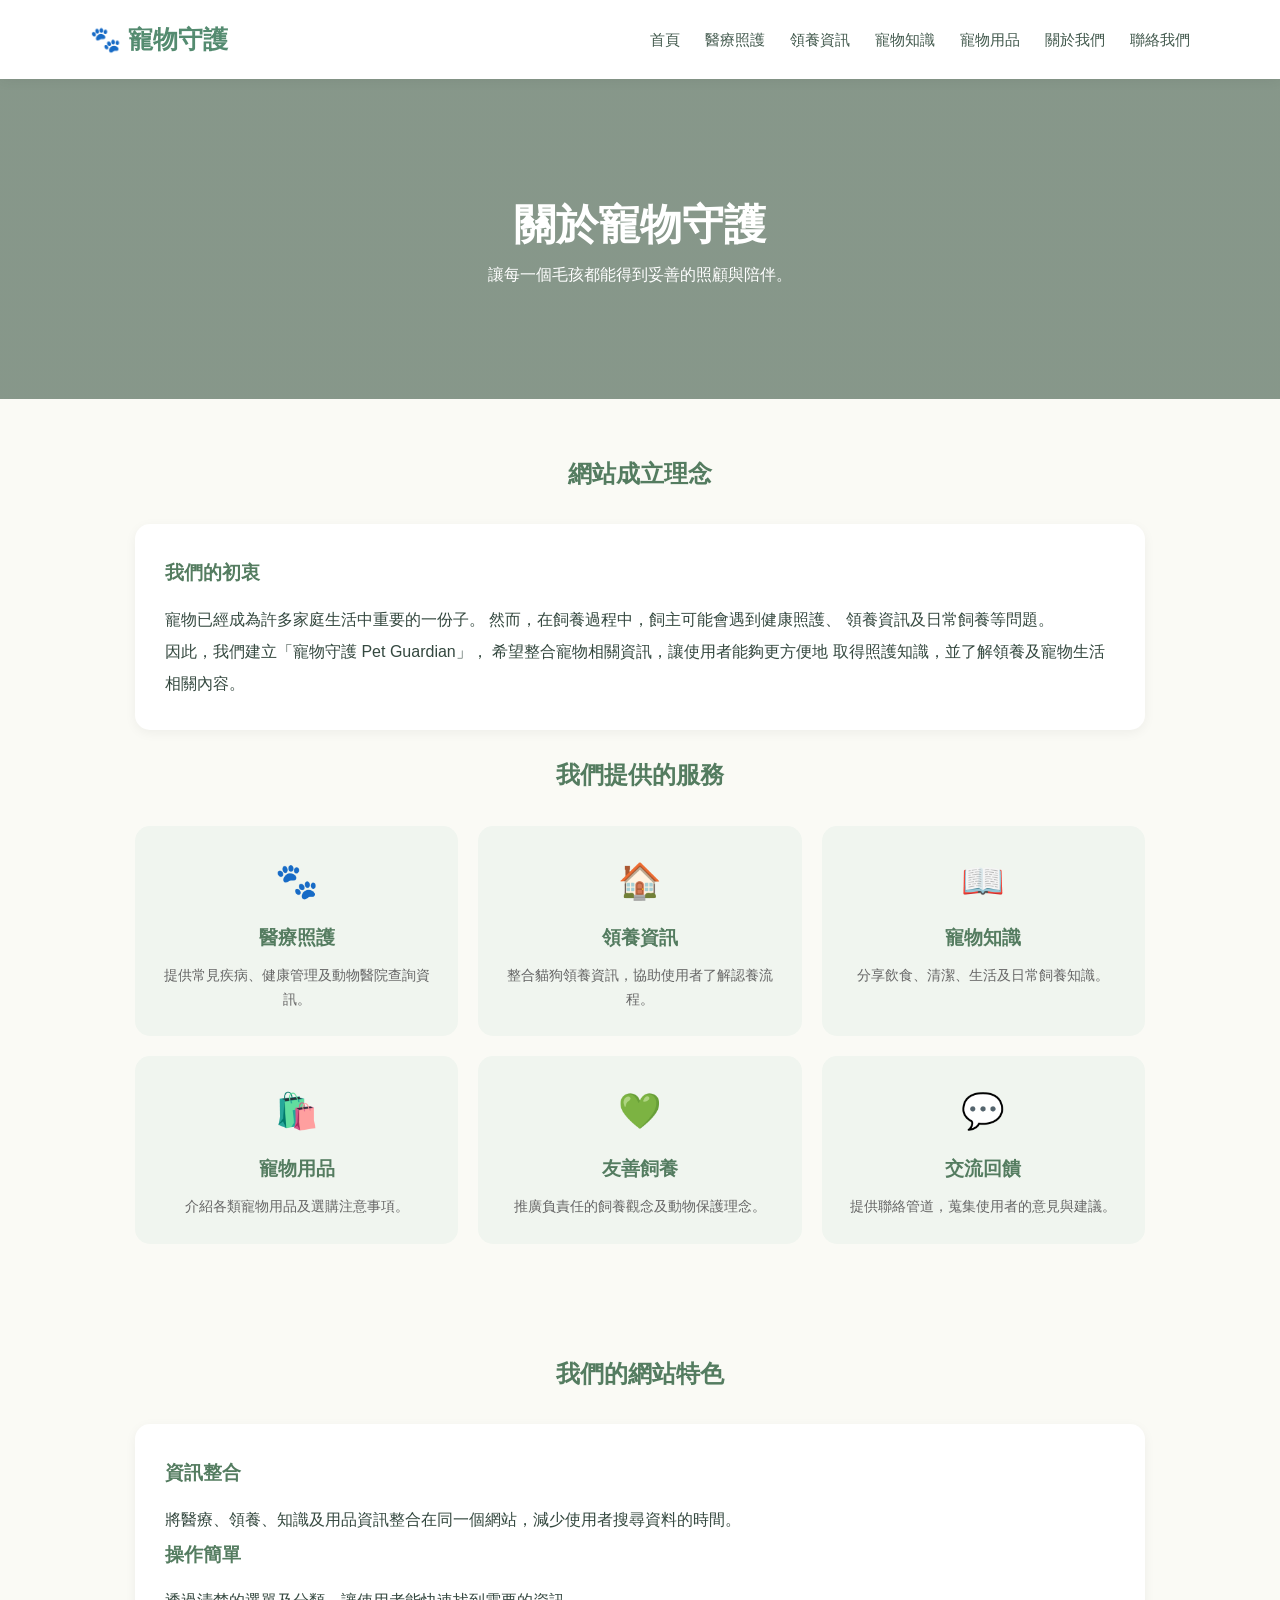
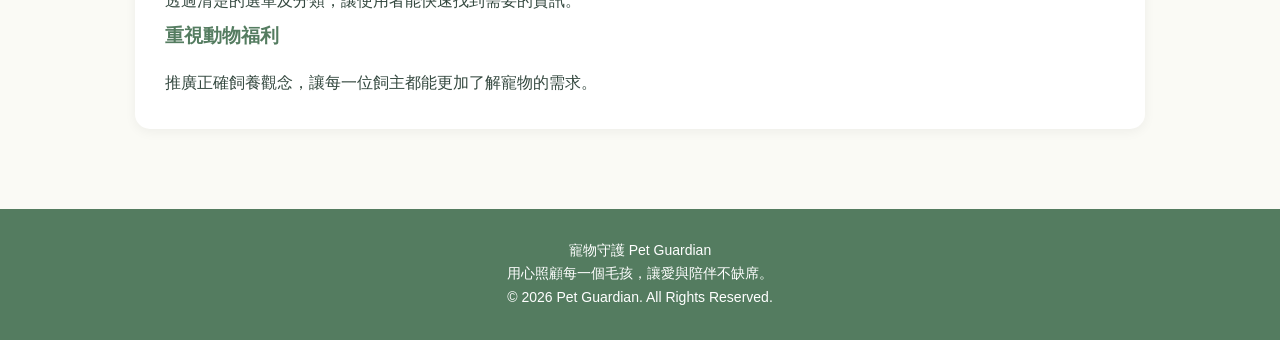
<file: about.html>
<!DOCTYPE html>
<html lang="zh-Hant">
<head>
<meta charset="UTF-8">
<meta name="viewport" content="width=device-width, initial-scale=1.0">
<title>關於我們｜寵物守護</title>
<link rel="stylesheet" href="style.css">

<style>
.about-banner {
    background: linear-gradient(rgba(40,70,50,.55),rgba(40,70,50,.55)),
    url("https://images.unsplash.com/photo-1548199973-03cce0bbc87b?w=1600")
    center/cover;
    min-height:320px;
    display:flex;
    align-items:center;
    justify-content:center;
    text-align:center;
    color:white;
    padding:30px;
}

.about-banner h1 {
    font-size:42px;
}

.about-container {
    max-width:1050px;
    margin:auto;
    padding:55px 20px;
}

.about-container h2 {
    text-align:center;
    color:#547C60;
    margin-bottom:30px;
}

.about-content {
    background:white;
    padding:30px;
    border-radius:15px;
    box-shadow:0 3px 12px rgba(0,0,0,.05);
    margin-bottom:25px;
    line-height:2;
}

.about-content h3 {
    color:#547C60;
    margin-bottom:12px;
}

.about-grid {
    display:grid;
    grid-template-columns:repeat(3,1fr);
    gap:20px;
}

.about-card {
    background:#F0F5EF;
    padding:25px;
    border-radius:15px;
    text-align:center;
}

.about-card h3 {
    color:#547C60;
    margin-bottom:10px;
}

.about-card p {
    color:#666;
    font-size:14px;
}

.about-icon {
    font-size:35px;
    margin-bottom:12px;
}

@media(max-width:768px) {
    .about-grid {
        grid-template-columns:1fr;
    }

    .about-banner h1 {
        font-size:30px;
    }
}
</style>
</head>

<body>

<header>
<a href="index.html" class="logo">🐾 寵物守護</a>
<nav>
<a href="index.html">首頁</a>
<a href="medical.html">醫療照護</a>
<a href="adoption.html">領養資訊</a>
<a href="knowledge.html">寵物知識</a>
<a href="products.html">寵物用品</a>
<a href="about.html">關於我們</a>
<a href="contact.html">聯絡我們</a>
</nav>
</header>

<div class="about-banner">
<div>
<h1>關於寵物守護</h1>
<p>讓每一個毛孩都能得到妥善的照顧與陪伴。</p>
</div>
</div>

<section class="about-container">

<h2>網站成立理念</h2>

<div class="about-content">
<h3>我們的初衷</h3>
<p>
寵物已經成為許多家庭生活中重要的一份子。
然而，在飼養過程中，飼主可能會遇到健康照護、
領養資訊及日常飼養等問題。
</p>
<p>
因此，我們建立「寵物守護 Pet Guardian」，
希望整合寵物相關資訊，讓使用者能夠更方便地
取得照護知識，並了解領養及寵物生活相關內容。
</p>
</div>

<h2>我們提供的服務</h2>

<div class="about-grid">

<div class="about-card">
<div class="about-icon">🐾</div>
<h3>醫療照護</h3>
<p>提供常見疾病、健康管理及動物醫院查詢資訊。</p>
</div>

<div class="about-card">
<div class="about-icon">🏠</div>
<h3>領養資訊</h3>
<p>整合貓狗領養資訊，協助使用者了解認養流程。</p>
</div>

<div class="about-card">
<div class="about-icon">📖</div>
<h3>寵物知識</h3>
<p>分享飲食、清潔、生活及日常飼養知識。</p>
</div>

<div class="about-card">
<div class="about-icon">🛍️</div>
<h3>寵物用品</h3>
<p>介紹各類寵物用品及選購注意事項。</p>
</div>

<div class="about-card">
<div class="about-icon">💚</div>
<h3>友善飼養</h3>
<p>推廣負責任的飼養觀念及動物保護理念。</p>
</div>

<div class="about-card">
<div class="about-icon">💬</div>
<h3>交流回饋</h3>
<p>提供聯絡管道，蒐集使用者的意見與建議。</p>
</div>

</div>

</section>

<section class="about-container">
<h2>我們的網站特色</h2>

<div class="about-content">
<h3>資訊整合</h3>
<p>將醫療、領養、知識及用品資訊整合在同一個網站，減少使用者搜尋資料的時間。</p>

<h3>操作簡單</h3>
<p>透過清楚的選單及分類，讓使用者能快速找到需要的資訊。</p>

<h3>重視動物福利</h3>
<p>推廣正確飼養觀念，讓每一位飼主都能更加了解寵物的需求。</p>
</div>
</section>

<footer>
<p>寵物守護 Pet Guardian</p>
<p>用心照顧每一個毛孩，讓愛與陪伴不缺席。</p>
<p>© 2026 Pet Guardian. All Rights Reserved.</p>
</footer>

</body>
</html>
</file>
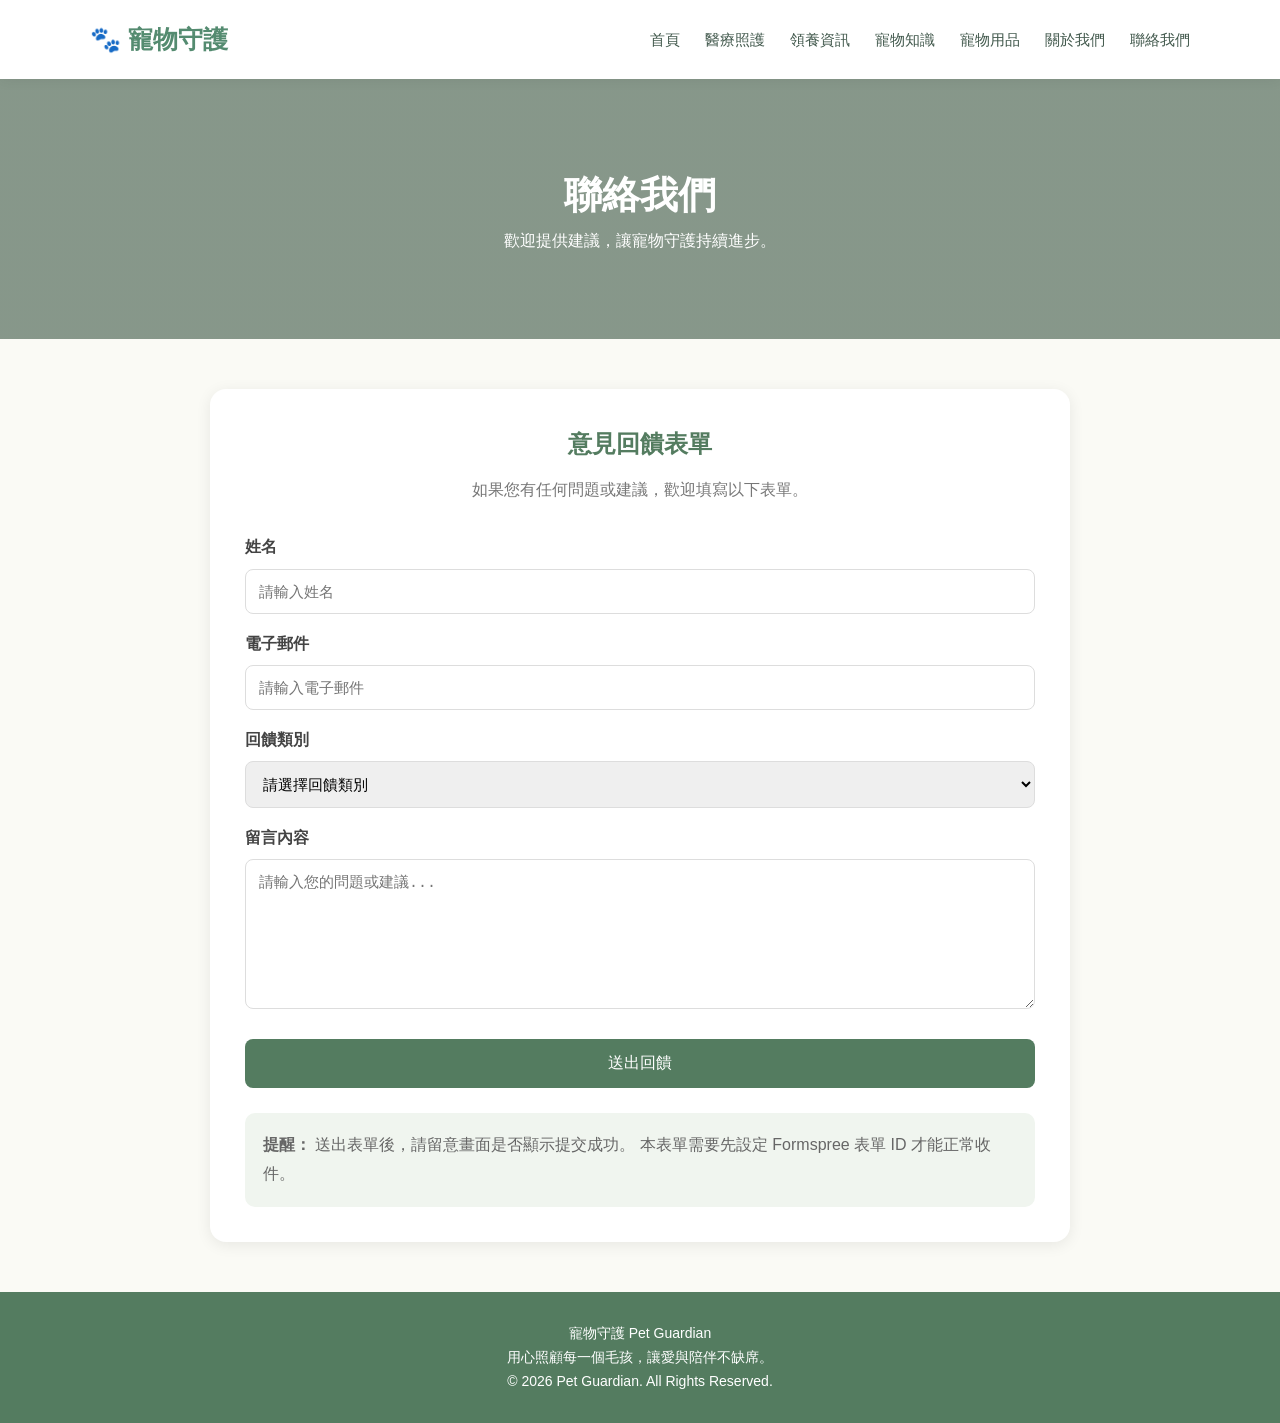
<file: contact.html>
<!DOCTYPE html>
<html lang="zh-Hant">
<head>
<meta charset="UTF-8">
<meta name="viewport" content="width=device-width, initial-scale=1.0">
<title>聯絡我們｜寵物守護</title>
<link rel="stylesheet" href="style.css">

<style>
.contact-banner {
    background: linear-gradient(rgba(40,70,50,.55),rgba(40,70,50,.55)),
    url("https://images.unsplash.com/photo-1450778869180-41d0601e046e?w=1600")
    center/cover;
    min-height:260px;
    display:flex;
    align-items:center;
    justify-content:center;
    text-align:center;
    color:white;
    padding:30px;
}

.contact-banner h1 {
    font-size:38px;
}

.contact-container {
    max-width:900px;
    margin:50px auto;
    padding:0 20px;
}

.contact-box {
    background:white;
    padding:35px;
    border-radius:16px;
    box-shadow:0 3px 15px rgba(0,0,0,.08);
}

.contact-box h2 {
    text-align:center;
    color:#547C60;
    margin-bottom:12px;
}

.contact-intro {
    text-align:center;
    color:#777;
    margin-bottom:30px;
}

.contact-form label {
    display:block;
    margin:16px 0 8px;
    color:#444;
    font-weight:bold;
}

.contact-form input,
.contact-form select,
.contact-form textarea {
    width:100%;
    padding:13px;
    border:1px solid #ddd;
    border-radius:8px;
    font-size:15px;
    box-sizing:border-box;
}

.contact-form textarea {
    min-height:150px;
    resize:vertical;
}

.contact-form button {
    width:100%;
    margin-top:22px;
    padding:14px;
    border:0;
    border-radius:8px;
    background:#547C60;
    color:white;
    font-size:16px;
    cursor:pointer;
}

.contact-form button:hover {
    background:#3f6249;
}

.contact-note {
    background:#F0F5EF;
    padding:18px;
    border-radius:10px;
    margin-top:25px;
    line-height:1.8;
    color:#666;
}

@media(max-width:600px) {
    .contact-box {
        padding:22px;
    }

    .contact-banner h1 {
        font-size:29px;
    }
}
</style>
</head>

<body>

<header>
<a href="index.html" class="logo">🐾 寵物守護</a>
<nav>
<a href="index.html">首頁</a>
<a href="medical.html">醫療照護</a>
<a href="adoption.html">領養資訊</a>
<a href="knowledge.html">寵物知識</a>
<a href="products.html">寵物用品</a>
<a href="about.html">關於我們</a>
<a href="contact.html">聯絡我們</a>
</nav>
</header>

<div class="contact-banner">
<div>
<h1>聯絡我們</h1>
<p>歡迎提供建議，讓寵物守護持續進步。</p>
</div>
</div>

<section class="contact-container">
<div class="contact-box">

<h2>意見回饋表單</h2>
<p class="contact-intro">
如果您有任何問題或建議，歡迎填寫以下表單。
</p>

<form class="contact-form"
action="https://formspree.io/f/xzerbjdw"
method="POST">

<label for="name">姓名</label>
<input type="text" id="name" name="name"
placeholder="請輸入姓名" required>

<label for="email">電子郵件</label>
<input type="email" id="email" name="email"
placeholder="請輸入電子郵件" required>

<label for="subject">回饋類別</label>
<select id="subject" name="subject" required>
<option value="">請選擇回饋類別</option>
<option value="醫療照護">醫療照護</option>
<option value="領養資訊">領養資訊</option>
<option value="寵物知識">寵物知識</option>
<option value="寵物用品">寵物用品</option>
<option value="網站問題">網站問題</option>
<option value="其他建議">其他建議</option>
</select>

<label for="message">留言內容</label>
<textarea id="message" name="message"
placeholder="請輸入您的問題或建議..." required></textarea>

<button type="submit">送出回饋</button>

</form>

<div class="contact-note">
<strong>提醒：</strong>
送出表單後，請留意畫面是否顯示提交成功。
本表單需要先設定 Formspree 表單 ID 才能正常收件。
</div>

</div>
</section>

<footer>
<p>寵物守護 Pet Guardian</p>
<p>用心照顧每一個毛孩，讓愛與陪伴不缺席。</p>
<p>© 2026 Pet Guardian. All Rights Reserved.</p>
</footer>

</body>
</html>
</file>
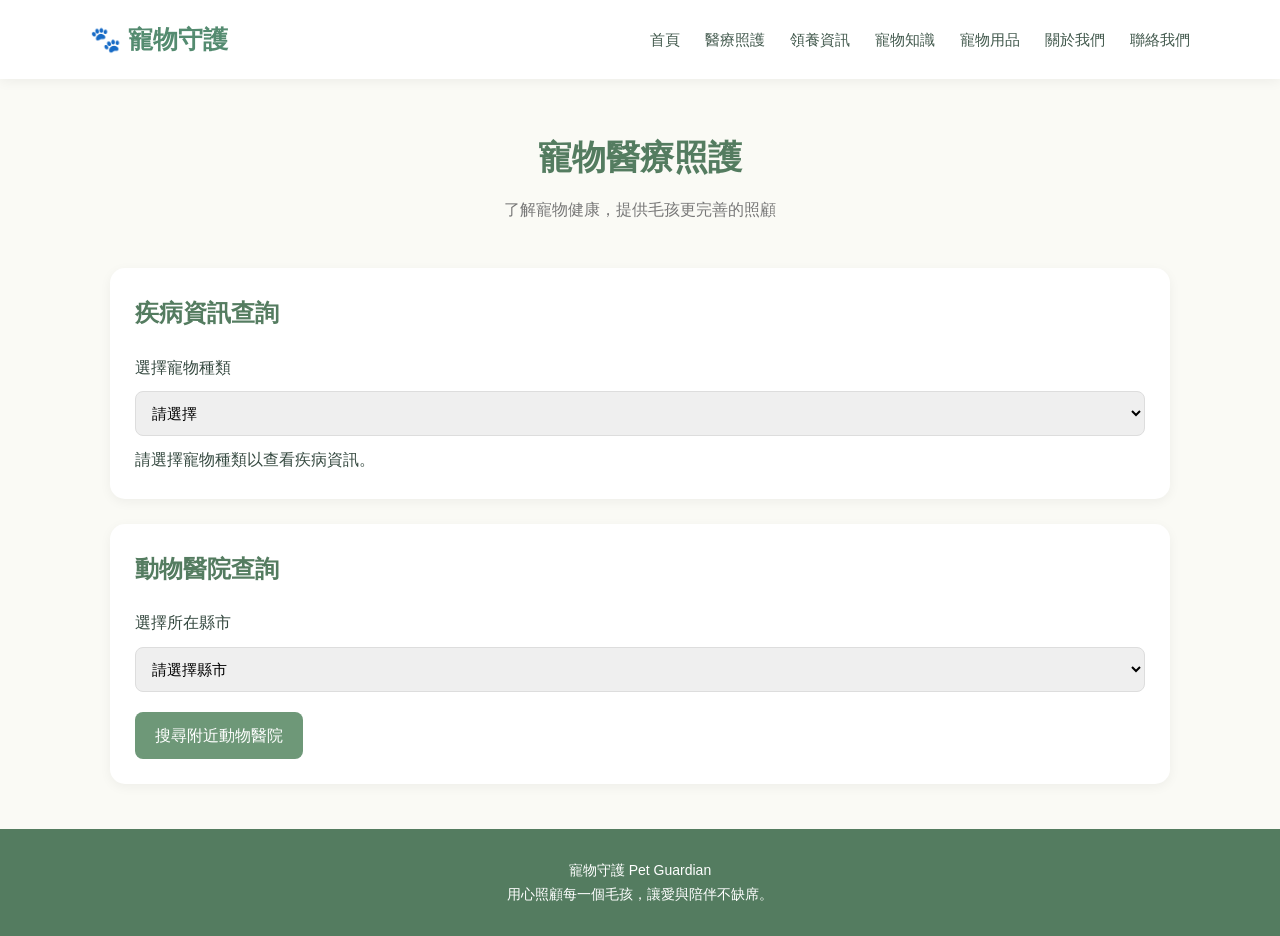
<file: medical.html>
<!DOCTYPE html>
<html lang="zh-Hant">
<head>
    <meta charset="UTF-8">
    <meta name="viewport" content="width=device-width, initial-scale=1.0">
    <title>醫療照護｜寵物守護</title>
    <link rel="stylesheet" href="style.css">
    <style>
        .medical-title {
            text-align: center;
            padding: 50px 15px 25px;
            color: #547C60;
        }

        .medical-title h1 {
            font-size: 34px;
        }

        .medical-title p {
            color: #777;
            margin-top: 10px;
        }

        .medical-container {
            max-width: 1100px;
            margin: auto;
            padding: 20px;
        }

        .medical-box {
            background: white;
            padding: 25px;
            margin-bottom: 25px;
            border-radius: 15px;
            box-shadow: 0 3px 12px rgba(0,0,0,.05);
        }

        .medical-box h2 {
            color: #547C60;
            margin-bottom: 20px;
        }

        .medical-box select,
        .medical-box input {
            width: 100%;
            padding: 12px;
            border: 1px solid #ddd;
            border-radius: 8px;
            margin: 10px 0;
            font-size: 15px;
        }

        .disease-list {
            display: grid;
            grid-template-columns: repeat(2, 1fr);
            gap: 15px;
        }

        .disease-item {
            background: #F1F6EF;
            padding: 18px;
            border-radius: 10px;
        }

        .disease-item h3 {
            color: #547C60;
            margin-bottom: 8px;
        }

        .hospital-button {
            display: inline-block;
            background: #6E9878;
            color: white;
            padding: 10px 20px;
            border-radius: 8px;
            margin-top: 10px;
        }

        @media(max-width:768px) {
            .disease-list {
                grid-template-columns: 1fr;
            }
        }
    </style>
</head>

<body>

<header>
    <a href="index.html" class="logo">🐾 寵物守護</a>
    <nav>
        <a href="index.html">首頁</a>
        <a href="medical.html">醫療照護</a>
        <a href="adoption.html">領養資訊</a>
        <a href="knowledge.html">寵物知識</a>
        <a href="products.html">寵物用品</a>
        <a href="about.html">關於我們</a>
        <a href="contact.html">聯絡我們</a>
    </nav>
</header>

<div class="medical-title">
    <h1>寵物醫療照護</h1>
    <p>了解寵物健康，提供毛孩更完善的照顧</p>
</div>

<div class="medical-container">

    <div class="medical-box">
        <h2>疾病資訊查詢</h2>

        <label>選擇寵物種類</label>
        <select id="petType" onchange="showDiseases()">
            <option value="">請選擇</option>
            <option value="cat">貓咪</option>
            <option value="dog">狗狗</option>
        </select>

        <div id="diseaseResult" class="disease-list">
            <p>請選擇寵物種類以查看疾病資訊。</p>
        </div>
    </div>

    <div class="medical-box">
        <h2>動物醫院查詢</h2>

        <label>選擇所在縣市</label>
        <select id="city">
            <option value="">請選擇縣市</option>
        </select>

        <a id="hospitalSearch"
           class="hospital-button"
           href="https://www.google.com/maps/search/動物醫院/"
           target="_blank"
           rel="noopener noreferrer">
           搜尋附近動物醫院
        </a>
    </div>

</div>

<footer>
    <p>寵物守護 Pet Guardian</p>
    <p>用心照顧每一個毛孩，讓愛與陪伴不缺席。</p>
</footer>

<script>
const diseases = {
    cat: [
        ["貓瘟", "由病毒引起，可能出現發燒、食慾下降及腸胃症狀。"],
        ["貓愛滋", "影響免疫系統，需要長期健康管理。"],
        ["貓白血病", "可能影響免疫功能及造血系統。"],
        ["慢性腎臟病", "常見於中老年貓，需要定期檢查。"],
        ["泌尿道疾病", "可能出現頻繁排尿或排尿困難。"],
        ["口炎", "可能造成口腔疼痛及進食困難。"],
        ["糖尿病", "可能出現飲水量及排尿量增加。"],
        ["心肌病", "可能影響心臟功能。"],
        ["耳疥蟲", "常見症狀包括搔耳及耳垢增加。"],
        ["皮膚黴菌", "可能造成局部脫毛及皮膚病灶。"]
    ],
    dog: [
        ["犬小病毒", "可能造成嚴重腸胃道症狀。"],
        ["犬瘟熱", "可能影響呼吸道、消化道及神經系統。"],
        ["心絲蟲", "由蚊子傳播，可能影響心肺功能。"],
        ["髖關節發育不良", "可能造成關節不適及行動問題。"],
        ["皮膚過敏", "可能出現搔癢及皮膚發炎。"],
        ["外耳炎", "可能出現搔耳及耳朵異味。"],
        ["白內障", "可能影響視力。"],
        ["胰臟炎", "可能出現嘔吐及腹部不適。"],
        ["牙周病", "可能造成牙齦發炎及口臭。"],
        ["庫欣氏症", "可能造成飲水及排尿增加。"]
    ]
};

function showDiseases() {
    const type = document.getElementById("petType").value;
    const result = document.getElementById("diseaseResult");

    result.innerHTML = "";

    if (!type) {
        result.innerHTML = "<p>請選擇寵物種類。</p>";
        return;
    }

    diseases[type].forEach(item => {
        result.innerHTML += `
            <div class="disease-item">
                <h3>${item[0]}</h3>
                <p>${item[1]}</p>
            </div>
        `;
    });
}

const cities = [
    "臺北市","新北市","桃園市","臺中市","臺南市",
    "高雄市","基隆市","新竹市","嘉義市",
    "新竹縣","苗栗縣","彰化縣","南投縣","雲林縣",
    "嘉義縣","屏東縣","宜蘭縣","花蓮縣","臺東縣",
    "澎湖縣","金門縣","連江縣"
];

const citySelect = document.getElementById("city");

cities.forEach(city => {
    citySelect.innerHTML += `<option value="${city}">${city}</option>`;
});

citySelect.addEventListener("change", function() {
    const city = this.value;
    const button = document.getElementById("hospitalSearch");

    button.href = city
        ? "https://www.google.com/maps/search/" +
          encodeURIComponent(city + " 動物醫院")
        : "https://www.google.com/maps/search/動物醫院/";
});
</script>

</body>
</html>
</file>
<file: style.css>
/* ===== 全站基本設定 ===== */
* {
    margin: 0;
    padding: 0;
    box-sizing: border-box;
}

body {
    font-family: "Noto Sans TC", Arial, sans-serif;
    background-color: #FAFAF5;
    color: #34483F;
    line-height: 1.7;
}

a {
    text-decoration: none;
    color: inherit;
}

img {
    max-width: 100%;
    display: block;
}

/* ===== 導覽列 ===== */
header {
    width: 100%;
    background-color: #FFFFFF;
    padding: 18px 7%;
    display: flex;
    justify-content: space-between;
    align-items: center;
    box-shadow: 0 2px 12px rgba(0,0,0,0.06);
    position: sticky;
    top: 0;
    z-index: 100;
}

.logo {
    font-size: 25px;
    font-weight: bold;
    color: #548B70;
}

nav {
    display: flex;
    align-items: center;
    gap: 25px;
}

nav a {
    font-size: 15px;
    color: #42594D;
    transition: 0.3s;
}

nav a:hover {
    color: #80A98B;
}

/* ===== 首頁主視覺 ===== */
.hero {
    min-height: 480px;
    background: linear-gradient(
        90deg,
        rgba(40,75,58,0.75),
        rgba(40,75,58,0.15)
    ),
    url("https://images.unsplash.com/photo-1450778869180-41d0601e046e?w=1600")
    center/cover no-repeat;
    display: flex;
    align-items: center;
    padding: 60px 9%;
    color: white;
}

.hero-content {
    max-width: 600px;
}

.hero h1 {
    font-size: 48px;
    margin-bottom: 18px;
}

.hero p {
    font-size: 19px;
    margin-bottom: 28px;
}

.main-button {
    display: inline-block;
    background-color: #85A98B;
    color: white;
    padding: 12px 30px;
    border-radius: 30px;
    transition: 0.3s;
}

.main-button:hover {
    background-color: #547C60;
}

/* ===== 主要區塊 ===== */
section {
    padding: 65px 8%;
}

.section-title {
    text-align: center;
    font-size: 30px;
    color: #547C60;
    margin-bottom: 35px;
}

/* ===== 服務卡片 ===== */
.service-container {
    display: grid;
    grid-template-columns: repeat(3, 1fr);
    gap: 25px;
}

.service-card {
    background: white;
    border-radius: 18px;
    overflow: hidden;
    box-shadow: 0 4px 15px rgba(0,0,0,0.06);
    transition: 0.3s;
}

.service-card:hover {
    transform: translateY(-6px);
}

.service-card img {
    width: 100%;
    height: 210px;
    object-fit: cover;
}

.service-card h3 {
    padding: 18px 20px 5px;
    color: #547C60;
}

.service-card p {
    padding: 0 20px 20px;
    color: #777;
}

/* ===== 頁尾 ===== */
footer {
    background-color: #547C60;
    color: white;
    text-align: center;
    padding: 30px 15px;
}

footer p {
    font-size: 14px;
}

/* ===== 手機版 RWD ===== */
@media (max-width: 768px) {
    header {
        flex-direction: column;
        gap: 15px;
    }

    nav {
        flex-wrap: wrap;
        justify-content: center;
        gap: 12px;
    }

    nav a {
        font-size: 13px;
    }

    .hero {
        min-height: 380px;
        padding: 40px 7%;
    }

    .hero h1 {
        font-size: 32px;
    }

    .hero p {
        font-size: 16px;
    }

    .service-container {
        grid-template-columns: 1fr;
    }

    .section-title {
        font-size: 25px;
    }
}
</file>
